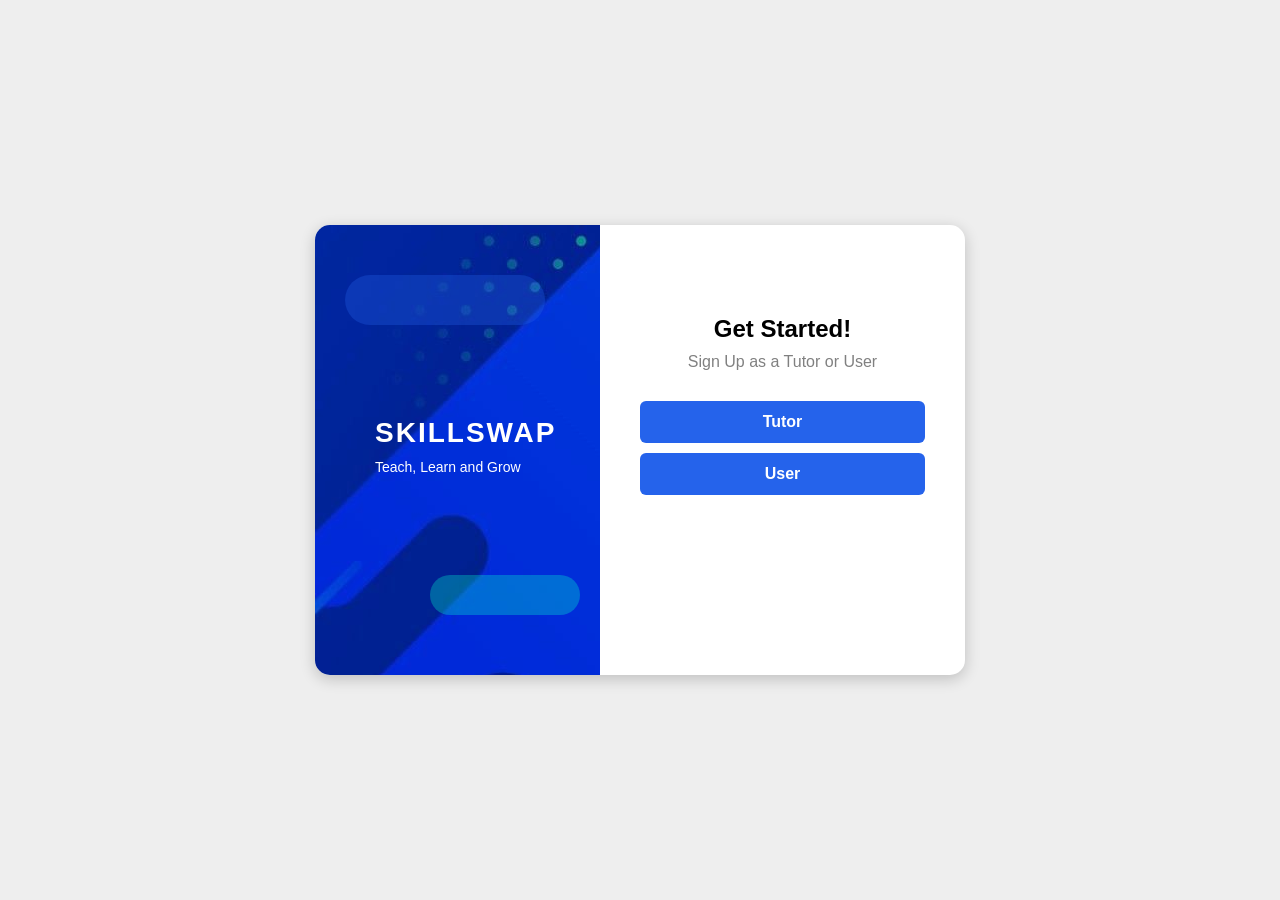
<file: getstart.html>
<!DOCTYPE html>
<html lang="en">

<head>
    <meta charset="UTF-8">
    <title>SkillSwap</title>
    <link rel="stylesheet" href="getstart.css">
</head>

<body>

    <div class="container">
        <div class="left">
            <div class="overlay">
                <h1>SKILLSWAP</h1>
                <p>Teach, Learn and Grow</p>
            </div>
        </div>


        <div class="right">
            <h2>Get Started!</h2>
            <p>Sign Up as a Tutor or User</p>

            <button class="btn"><a href="signup.html">Tutor</a></button>
            <button class="btn"><a href="user-signup.html">User</a></button>
        </div>

    </div>

</body>

</html>
</file>
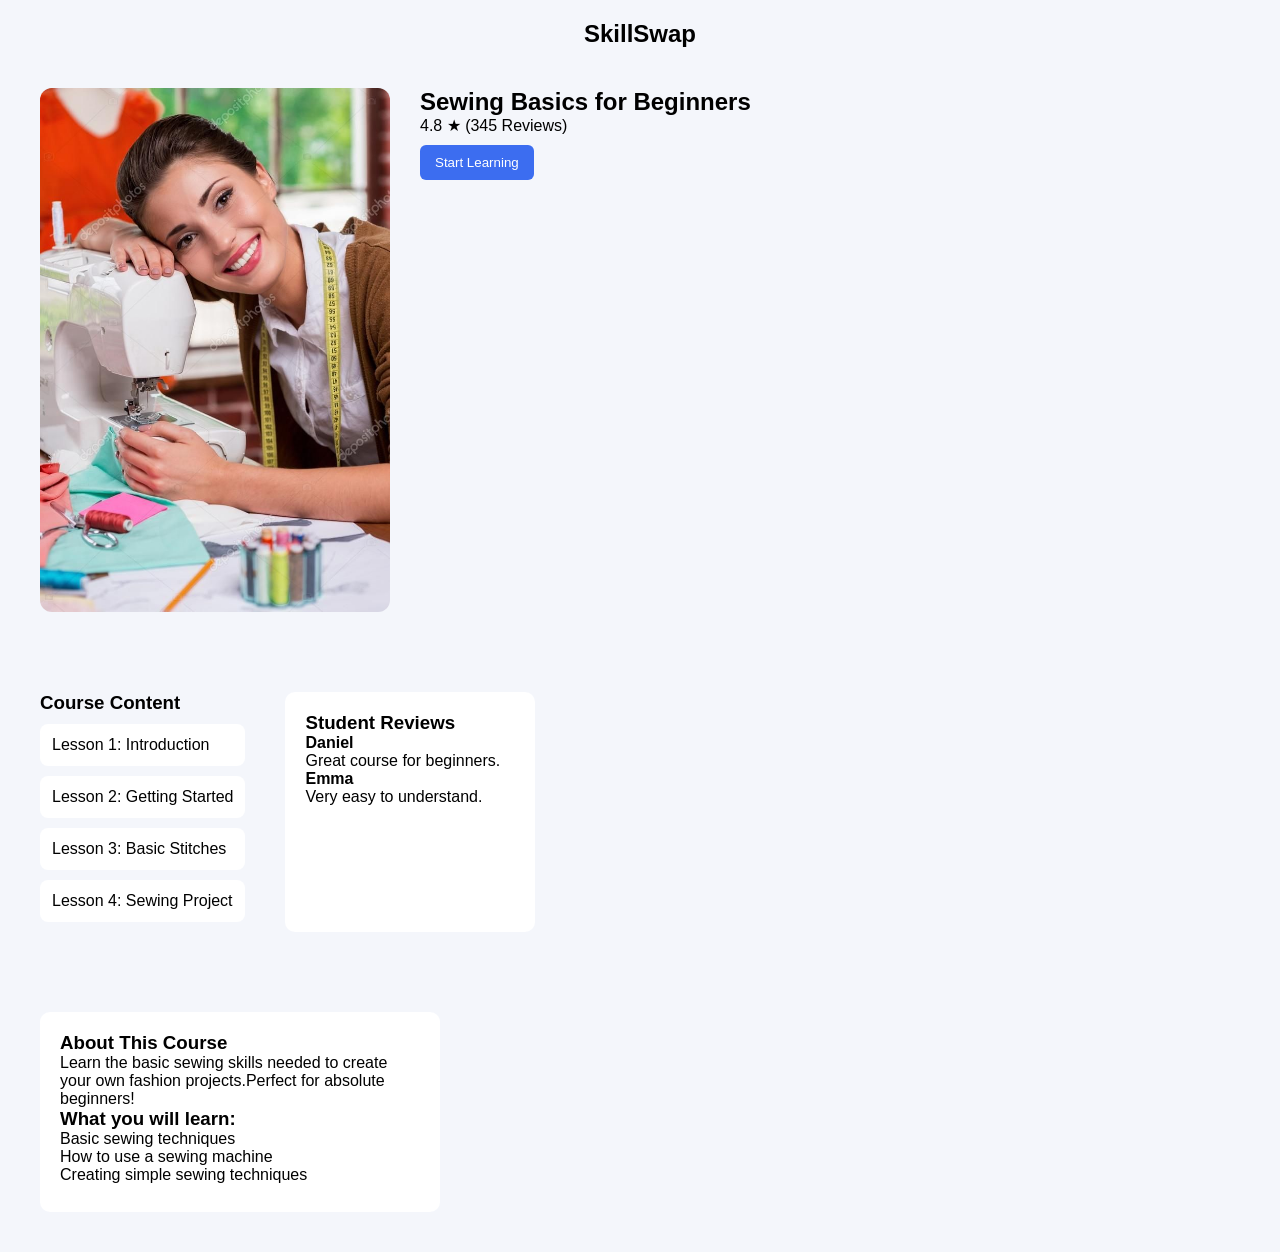
<file: service.html>
<!DOCTYPE html>
<html lang="en">
<head>
    <meta charset="UTF-8">
    <meta name="viewport" content="width=device-width, initial-scale=1.0">
    <title>service-page</title>
    <link rel="stylesheet" href="service.css">
</head>
<body>
    <section class="container">
        <h1 class="logo">SkillSwap</h1>
        <div class="course-header">
            <img src="images/IMG-20260304-WA0001.jpg" alt="">
            <div>
                <h2>Sewing Basics for Beginners</h2>
                <p>4.8 ★ (345 Reviews)</p>
                <button>Start Learning</button>
            </div>
        </div>

        <div class="content">
            <div class="lessons">
                <h3>Course Content</h3>
                <div class="lesson">Lesson 1: Introduction</div>
                <div class="lesson">Lesson 2: Getting Started</div>
                <div class="lesson">Lesson 3: Basic Stitches</div>
                <div class="lesson">Lesson 4: Sewing Project</div>
            </div>

            <div class="reviews">
                <h3>Student Reviews</h3>
                <p><b>Daniel</b><br>Great course for beginners.</p>
                <p><b>Emma</b><br>Very easy to understand.</p>
            </div>
        </div>

        <div class="about">
            <h3>About This Course</h3>
            <p> Learn the basic sewing skills needed to create your own fashion projects.Perfect for absolute beginners!
            </p>
            <h3>What you will learn:</h3>
            <p>Basic sewing techniques <br>
                How to use a sewing machine <br>
                Creating simple sewing techniques</p>
        </div>
    </section>
</body>
</html>
</file>
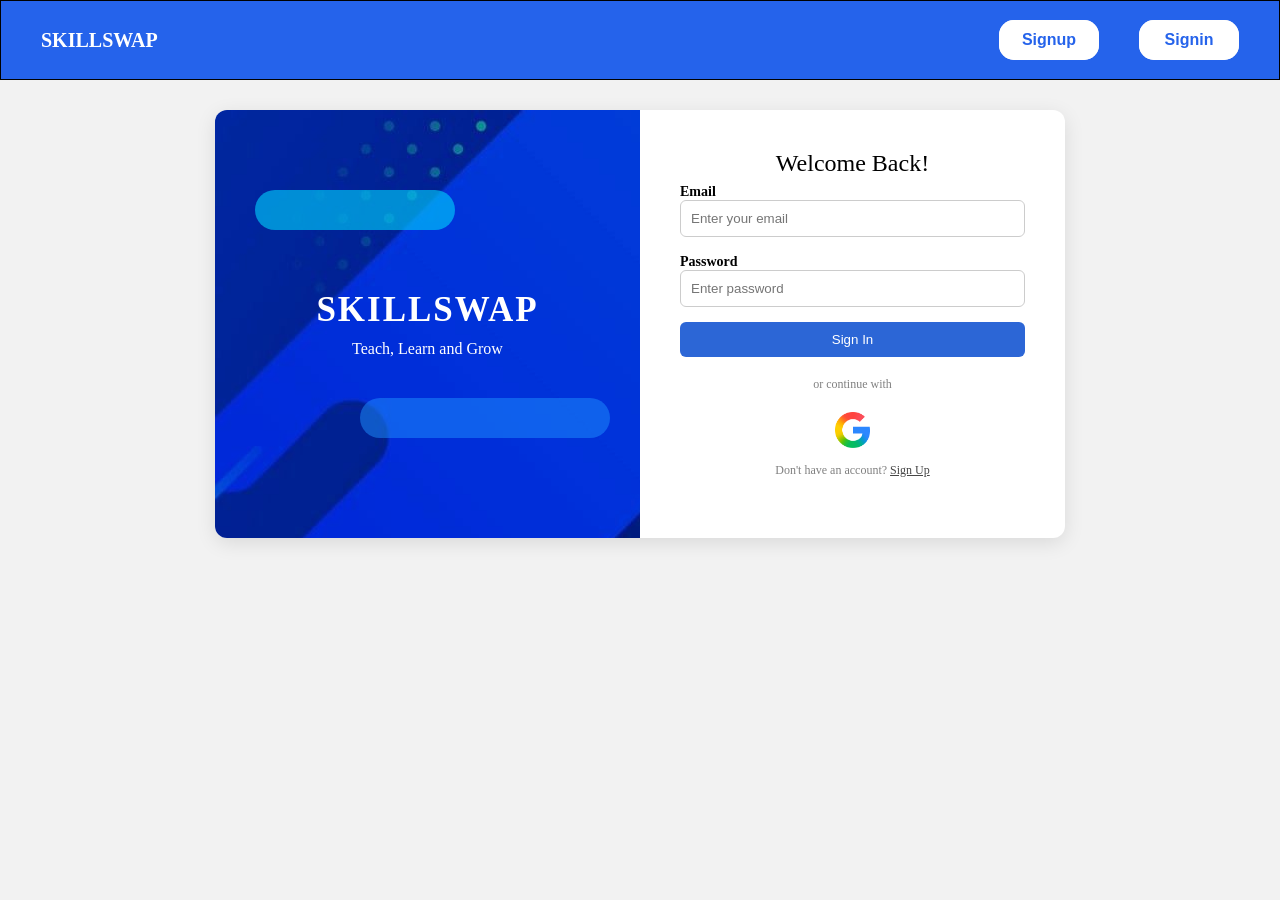
<file: signin.html>
<!DOCTYPE html>
<html lang="en">

<head>
    <meta charset="UTF-8">
    <meta name="viewport" content="width=device-width, initial-scale=1.0">
    <title>Signup-page</title>
    <link rel="stylesheet" href="signup.css">
</head>

<body>
    <nav>
        <div class="top">
            <p>SKILLSWAP</p>
            <div class="link">
                <button><a href="getstart.html">Signup</a></button>
                <button><a href="signin.html"> Signin</a></button>
            </div>
        </div>
    </nav>

    <div class="container">
        <div class="left">
            <h1>SKILLSWAP</h1>
            <p>Teach, Learn and Grow</p>
        </div>

        <div class="right">
            <h2>Welcome Back!</h2>
            <label>Email</label>
            <input id="signinEmail" class="input" type="email" placeholder="Enter your email">
            <label>Password</label>
            <div class="password">
                <input id="signinPassword" class="input" type="password" placeholder="Enter password">
            </div>
            <button id="signinBtn">Sign In</button>
            <div class="or">or continue with</div>
            <div class="google">
                <img src="images/250px-Google_Favicon_2025.svg (1).png" alt="">
            </div>
            <p class="login-link">Don't have an account? <a href="Signup.html">Sign Up</a></p>
        </div>
    </div>
    <script src="signin.js"></script>
</body>

</html>
</file>
<file: getstart.css>
* {
    margin: 0;
    padding: 0;
    box-sizing: border-box;
    font-family: Arial, sans-serif;
}

body {
    background: #eee;
    display: flex;
    justify-content: center;
    align-items: center;
    height: 100vh;
}

a{
    color: white;
    text-decoration: none;
    font-weight: 600;
    padding: 20px;
}


.container {
    display: flex;
    width: 650px;
    height: 450px;
    background: white;
    border-radius: 15px;
    overflow: hidden;
    box-shadow: 0 4px 15px rgba(0, 0, 0, 0.2);
}


.left {
    flex: 1;
    background: url(images/image1.jpg);
    position: relative;
}


.left::before,
.left::after {
    content: "";
    position: absolute;
    border-radius: 50px;
    opacity: 0.3;
}

.left::before {
    width: 200px;
    height: 50px;
    background: #2563eb;
    top: 50px;
    left: 30px;
}

.left::after {
    width: 150px;
    height: 40px;
    background: #00ffcc;
    bottom: 60px;
    right: 20px;
}


.overlay {
    position: absolute;
    bottom: 200px;
    left: 60px;
    color: white;
}

.overlay h1 {
    font-size: 28px;
    letter-spacing: 2px;
}

.overlay p {
    margin-top: 10px;
    font-size: 14px;
}


.right {
    flex: 1;
    padding: 90px 40px;
    text-align: center;
}

.right h2 {
    margin-bottom: 10px;
}

.right p {
    margin-bottom: 30px;
    color: gray;
}


.btn {
    display: block;
    width: 100%;
    padding: 12px;
    margin: 10px 0;
    background: #2563eb;
    color: white;
    border: none;
    border-radius: 6px;
    font-size: 16px;
    cursor: pointer;
}

.btn:hover {
    background: #2563eb;
}

/* Mobile Responsiveness */
@media (max-width: 768px) {
  .container {
    width: 100%;
    height: auto;
    flex-direction: column;
    border-radius: 0;
    min-height: 100vh;
  }

  .left {
    min-height: 200px;
  }

  .overlay {
    bottom: 50px;
    left: 20px;
  }

  .overlay h1 {
    font-size: 20px;
  }

  .overlay p {
    font-size: 12px;
  }

  .left::before,
  .left::after {
    display: none;
  }

  .right {
    padding: 40px 20px;
  }

  .right h2 {
    font-size: 18px;
  }

  .btn {
    padding: 10px;
    font-size: 14px;
  }
}

@media (max-width: 480px) {
  .container {
    width: 100%;
  }

  .right {
    padding: 30px 15px;
  }

  .overlay {
    bottom: 30px;
    left: 10px;
  }

  .overlay h1 {
    font-size: 18px;
    letter-spacing: 1px;
  }

  a {
    padding: 10px;
    font-size: 14px;
  }
}
</file>
<file: service.css>
* {
    margin: 0;
    padding: 0;
    box-sizing: border-box;
}



body {
    font-family: Arial;
    margin: 0;
    background: #f4f6fb;
}



.container {
    align-items: center;
}


.sidebar {
    width: 220px;
    background: white;
    height: 100vh;
    padding: 20px;
    box-shadow: 0 0 10px rgba(0, 0, 0, 0.1);
}

.sidebar ul {
    list-style: none;
    padding: 0;
}

.sidebar li {
    padding: 12px;
    margin: 10px 0;
    border-radius: 8px;
    cursor: pointer;
}

.sidebar li:hover {
    background: #eef2ff;
}

.sidebar i {
    margin-right: 10px;
}

.main {
    flex: 1;
    padding: 30px;
}

.topbar {
    display: flex;
    justify-content: space-between;
    margin-bottom: 20px;
}

.topbar input {
    padding: 10px;
    width: 250px;
    border-radius: 20px;
    border: 1px solid #ccc;
}

.profile-small {
    width: 35px;
    border-radius: 50%;
}

.courses {
    display: flex;
    gap: 20px;
}

.courses-page {
    display: flex;
    justify-content: center;
    gap: 30px;
    margin-top: 40px;
}

.course-card {
    background: white;
    width: 220px;
    padding: 12px;
    border-radius: 12px;
    box-shadow: 0 6px 15px rgba(0, 0, 0, 0.1);
    text-align: center;
}

.course-card img {
    width: 100%;
    border-radius: 10px;
}

button {
    background: #3c6df0;
    color: white;
    border: none;
    padding: 10px 15px;
    border-radius: 6px;
    margin-top: 10px;
    cursor: pointer;
}

button:hover {
    background: #2f56c9;
}


.course-header {
    display: flex;
    gap: 30px;
    padding: 40px;
}

.course-header img {
    width: 350px;
    border-radius: 12px;
}

.content {
    display: flex;
    gap: 40px;
    padding: 40px;
}

.lesson {
    background: white;
    padding: 12px;
    margin: 10px 0;
    border-radius: 8px;
}

.reviews {
    background: white;
    padding: 20px;
    border-radius: 10px;
    width: 250px;
}

.about {
    background: white;
    margin: 40px;
    padding: 20px;
    border-radius: 10px;
    width: 400px;
    height: 200px;
}

.logo {
    text-align: center;
    margin-top: 20px;
}

/* Mobile Responsiveness */
@media (max-width: 768px) {
  .sidebar {
    width: 100%;
    height: auto;
    padding: 15px;
  }

  .main {
    flex: 1;
    padding: 15px;
  }

  .topbar {
    flex-direction: column;
    gap: 10px;
  }

  .topbar input {
    width: 100%;
  }

  .courses-page {
    flex-direction: column;
    gap: 20px;
    align-items: center;
  }

  .course-card {
    width: 100%;
    max-width: 300px;
  }

  .course-header {
    flex-direction: column;
    gap: 15px;
    padding: 20px;
  }

  .course-header img {
    width: 100%;
    max-width: 400px;
    height: auto;
  }

  .content {
    flex-direction: column;
    gap: 15px;
    padding: 20px;
  }

  .reviews,
  .about {
    width: 100%;
    height: auto;
    margin: 10px 0;
  }
}

@media (max-width: 480px) {
  .sidebar {
    display: none;
  }

  .main {
    padding: 10px;
  }

  .course-card {
    width: 100%;
  }

  .course-header {
    padding: 15px;
  }

  .content {
    padding: 15px;
  }

  button {
    width: 100%;
    padding: 8px 10px;
  }
}
</file>
<file: signup.css>
* {
    margin: 0;
    padding: 0;
    box-sizing: border-box;
}

body {
    background: #f2f2f2;

}

nav {
    display: flex;
    justify-content: center;
    align-items: center;/* Global Reset */
* {
    margin: 0;
    padding: 0;
    box-sizing: border-box;
}

body {
    background: #f2f2f2;
    font-family: sans-serif; /* Added for better rendering */
}

/* --- NAVIGATION --- */
nav {
    position: sticky;
    top: 0;
    z-index: 10;
    background: #2563eb; /* Moved background here for consistency */
}

nav .top {
    max-width: 1200px; /* Limits width on ultrawide screens */
    margin: 0 auto;
    min-height: 80px;
    display: flex;
    justify-content: space-between;
    align-items: center;
    padding: 10px 40px;
}

nav .top p {
    color: white;
    font-weight: bold;
    font-size: 20px;
    white-space: nowrap;
}

nav .link {
    display: flex;
    align-items: center;
    gap: 30px;
}

nav .link a {
    text-decoration: none;
    color: white;
    font-size: 16px;
    transition: opacity 0.3s;
}

nav .link a:hover {
    opacity: 0.8;
}

nav .link button {
    border-radius: 15px;
    border: none;
    background: white;
    cursor: pointer;
}

nav .link button a {
    display: flex;
    justify-content: center;
    align-items: center;
    color: #2563eb;
    font-weight: 600;
    width: 100px;
    height: 40px;
}

/* --- MAIN CONTAINER --- */
.container {
    max-width: 850px; /* Changed width to max-width for fluidity */
    width: 95%; 
    display: flex;
    margin: 40px auto;
    background: white;
    border-radius: 12px;
    overflow: hidden;
    box-shadow: 0 5px 20px rgba(0, 0, 0, 0.1);
    min-height: 500px;
}

.container .left {
    width: 50%;
    color: white;
    display: flex;
    flex-direction: column;
    justify-content: center;
    align-items: center;
    text-align: center;
    background: linear-gradient(rgba(37, 99, 235, 0.4), rgba(37, 99, 235, 0.4)), url('images/image1.jpg');
    background-size: cover;
    background-position: center;
    position: relative;
    padding: 20px;
}

/* Decorative elements hidden on small screens for cleaner look */
.container .left::before, .container .left::after {
    content: "";
    position: absolute;
    border-radius: 50px;
    opacity: .5;
}

.container .left::before { width: 150px; height: 30px; background: #00d4ff; top: 40px; left: 20px; }
.container .left::after { width: 180px; height: 30px; background: #1e90ff; bottom: 40px; right: 20px; }

.container .right {
    width: 50%;
    padding: 40px;
    display: flex;
    flex-direction: column;
    justify-content: center;
}

/* Form Elements */
.container .right h2 { margin-bottom: 5px; font-weight: 600; text-align: center; }
.container .right p { color: gray; font-size: 13px; margin-bottom: 20px; text-align: center; }
.container .right label { font-size: 14px; font-weight: 600; display: block; margin-bottom: 5px; }

.container .input {
    width: 100%;
    padding: 12px;
    margin-bottom: 15px;
    border-radius: 6px;
    border: 1px solid #ccc;
    outline: none;
}

.container button[type="submit"] {
    width: 100%;
    padding: 12px;
    background: #2c66d6;
    border: none;
    color: white;
    border-radius: 6px;
    cursor: pointer;
    font-weight: 600;
}

/* --- MEDIA QUERIES --- */

/* Tablet & Small Laptops */
@media (max-width: 768px) {
    nav .top {
        padding: 10px 20px;
    }
    
    .container {
        flex-direction: column; /* Stacks image on top of form */
        max-width: 500px;
    }

    .container .left {
        width: 100%;
        height: 200px; /* Give it a fixed height when stacked */
    }

    .container .left::before, .container .left::after {
        display: none; /* Clean up the UI on mobile */
    }

    .container .right {
        width: 100%;
        padding: 30px;
    }
}

/* Mobile Devices */
@media (max-width: 480px) {
    nav .top {
        flex-direction: column;
        padding: 15px;
        gap: 15px;
    }

    nav .link {
        gap: 15px;
    }

    .container {
        width: 100%;
        margin: 0; /* Full width on tiny screens */
        border-radius: 0;
    }

    .container .right {
        padding: 25px 15px;
    }
}
    position: sticky;
    top: 0;
    z-index: 2;
}

nav .top {
    width: 100%;
    height: 80px;
    display: flex;
    justify-content: space-between;
    align-items: center;
    background: #2563eb;
    padding: 30px 40px;
    border: 1px solid black;
}

nav .top p {
    color: white;
    font-weight: bold;
    font-size: 20px;
}

nav .link {
    display: flex;
    justify-content: center;
    align-items: center;
    gap: 40px;

}

nav .link a {
    text-decoration: none;
    color: white;
    font-size: 16px;
}

nav .link button {
    display: flex;
    border-radius: 15px;
    border: none;
}

nav .link button a {
    display: flex;
    justify-content: center;
    align-items: center;
    text-align: center;
    justify-items: center;
    background: white;
    color: #2563eb;
    font-size: 16px;
    font-weight: 600;
    width: 100px;
    height: 40px;
    border-radius: 15px;
}

.container {
    width: 850px;
    display: flex;
    margin: auto;
    margin-bottom: 30px;
    margin-top: 30px;
    background: white;
    border-radius: 12px;
    overflow: hidden;
    box-shadow: 0 5px 20px rgba(0, 0, 0, 0.1);
}

.container .left {
    width: 50%;
    color: white;
    display: flex;
    flex-direction: column;
    justify-content: center;
    align-items: center;
    text-align: center;
    background: url(images/image1.jpg);
    position: relative;
}


.container .left::before {
    content: "";
    width: 200px;
    height: 40px;
    background: #00d4ff;
    position: absolute;
    border-radius: 50px;
    top: 80px;
    left: 40px;
    opacity: .6;
}

.container .left::after {
    content: "";
    width: 250px;
    height: 40px;
    background: #1e90ff;
    position: absolute;
    border-radius: 50px;
    bottom: 100px;
    right: 30px;
    opacity: .5;
}


.container .left h1 {
    font-size: 35px;
    letter-spacing: 2px;
}

.container .left p {
    margin-top: 10px;
}


.container .right {
    width: 50%;
    padding: 40px;
}

.container .right h2 {
    margin-bottom: 5px;
    font-weight: 400;
    text-align: center;
}

.container .right p {
    color: gray;
    font-size: 12px;
    margin-bottom: 20px;
    text-align: center;
}

.container .right label{
    font-size: 14px;
    font-weight: 600;
}

.container .right .input {
    width: 100%;
    padding: 10px;
    margin-bottom: 15px;
    border-radius: 6px;
    border: 1px solid #ccc;
}

.container .password {
    position: relative;
}

.container .password i {
    position: absolute;
    right: 10px;
    top: 12px;
    color: gray;
}

.container .check {
    font-size: 12px;
    margin-bottom: 20px;
    display: flex;
    gap: 10px;
}

.container button {
    width: 100%;
    padding: 10px;
    background: #2c66d6;
    border: none;
    color: white;
    border-radius: 6px;
    cursor: pointer;
}


.container .or {
    text-align: center;
    font-size: 12px;
    margin: 20px 0;
    color: gray;
}

.container .google {
    display: flex;
    justify-content: center;
}

.container .google img {
    width: 35px;
    margin-bottom: 15px;
}

.login-link a{
    color: #464646;
}

/* Mobile Responsiveness */
@media (max-width: 768px) {
  nav .top {
    height: auto;
    padding: 15px 20px;
    flex-direction: column;
    gap: 10px;
  }

  nav .link {
    gap: 15px;
  }

  .container {
    width: 90vw;
    margin: auto;
    margin-top: 20px;
    margin-bottom: 20px;
    flex-direction: column;
    border-radius: 8px;
  }

  .container .left {
    display: none;
  }

  .container .right {
    width: 100%;
    padding: 30px 20px;
  }

  .container .right h2 {
    font-size: 20px;
  }

  .container button {
    padding: 8px;
  }
}

@media (max-width: 480px) {
  nav {
    padding: 0;
  }

  nav .top {
    padding: 10px 15px;
  }

  nav .top p {
    font-size: 16px;
  }

  nav .link {
    gap: 8px;
  }

  nav .link button a {
    width: 80px;
    height: 35px;
    font-size: 14px;
  }

  .container {
    width: 100%;
    border-radius: 0;
    margin: 15px 0;
  }

  .container .right {
    padding: 20px 15px;
  }

  .container .right h2 {
    font-size: 18px;
  }

  .container .input {
    padding: 8px !important;
    font-size: 14px;
  }

  .container .check {
    font-size: 11px;
  }

  .container .google img {
    width: 30px;
  }
}
</file>
